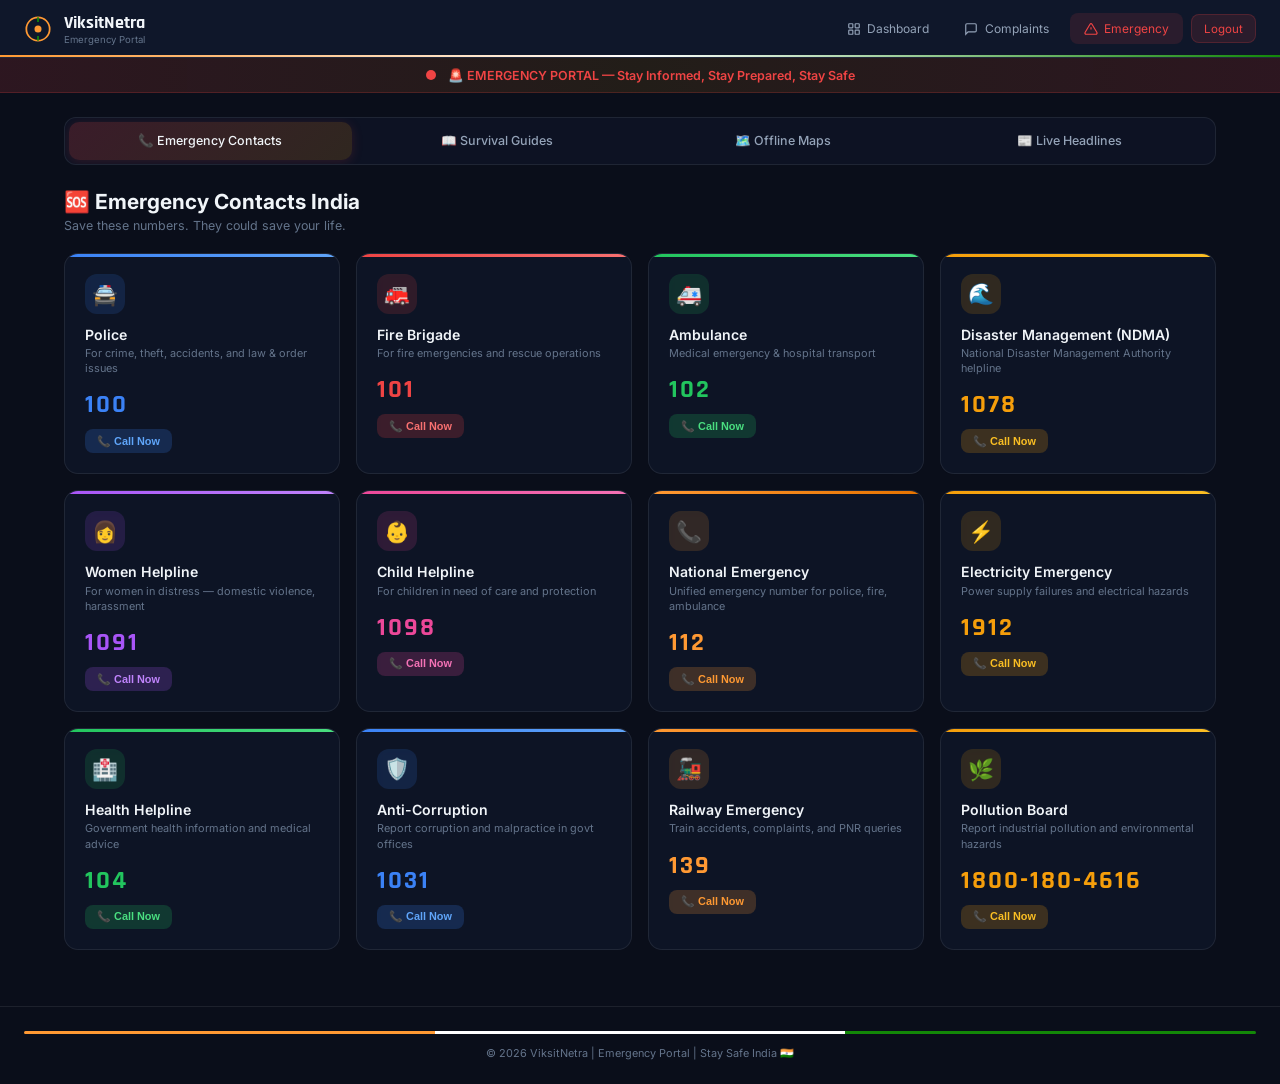
<file: emergency.html>
<!DOCTYPE html>
<html lang="en">

<head>
    <meta charset="UTF-8" />
    <meta name="viewport" content="width=device-width, initial-scale=1.0" />
    <title>ViksitNetra | Emergency Portal</title>
    <meta name="description"
        content="Emergency contacts, survival guides, offline maps, and live danger zone headlines for Indian citizens." />
    <link rel="preconnect" href="https://fonts.googleapis.com" />
    <link rel="preconnect" href="https://fonts.gstatic.com" crossorigin />
    <link
        href="https://fonts.googleapis.com/css2?family=Inter:wght@300;400;500;600;700;800;900&family=Rajdhani:wght@400;500;600;700&display=swap"
        rel="stylesheet" />
    <link rel="stylesheet" href="emergency.css" />
</head>

<body>
    <header class="top-header">
        <a href="index.html" class="header-brand">
            <svg viewBox="0 0 24 24" fill="none" width="28" height="28">
                <circle cx="12" cy="12" r="10" stroke="#FF9933" stroke-width="1.5" />
                <circle cx="12" cy="12" r="3" fill="#FF9933" />
                <line x1="12" y1="2" x2="12" y2="6" stroke="#138808" stroke-width="1.5" />
                <line x1="12" y1="18" x2="12" y2="22" stroke="#138808" stroke-width="1.5" />
            </svg>
            <div><span class="brand-name">ViksitNetra</span><span class="brand-sub">Emergency Portal</span></div>
        </a>
        <div class="header-nav">
            <a href="index.html" class="nav-link"><svg viewBox="0 0 24 24" width="14" height="14">
                    <rect x="3" y="3" width="7" height="7" rx="1" />
                    <rect x="14" y="3" width="7" height="7" rx="1" />
                    <rect x="3" y="14" width="7" height="7" rx="1" />
                    <rect x="14" y="14" width="7" height="7" rx="1" />
                </svg><span>Dashboard</span></a>
            <a href="complaints.html" class="nav-link"><svg viewBox="0 0 24 24" width="14" height="14">
                    <path d="M21 15a2 2 0 01-2 2H7l-4 4V5a2 2 0 012-2h14a2 2 0 012 2z" />
                </svg><span>Complaints</span></a>
            <a href="emergency.html" class="nav-link active"><svg viewBox="0 0 24 24" width="14" height="14">
                    <path d="M10.29 3.86L1.82 18a2 2 0 001.71 3h16.94a2 2 0 001.71-3L13.71 3.86a2 2 0 00-3.42 0z" />
                    <line x1="12" y1="9" x2="12" y2="13" />
                    <line x1="12" y1="17" x2="12.01" y2="17" />
                </svg><span>Emergency</span></a>
            <button class="logout-btn"
                onclick="sessionStorage.removeItem('bharatjnana_session');location.href='login.html'">Logout</button>
        </div>
    </header>

    <div class="emergency-banner" id="emergencyBanner">
        <div class="banner-pulse"></div>
        <span>🚨 EMERGENCY PORTAL — Stay Informed, Stay Prepared, Stay Safe</span>
    </div>

    <div class="main-wrapper">
        <!-- Tab Navigation -->
        <div class="em-tabs" id="emTabs">
            <button class="em-tab active" onclick="switchEmTab('contacts')">📞 Emergency Contacts</button>
            <button class="em-tab" onclick="switchEmTab('guides')">📖 Survival Guides</button>
            <button class="em-tab" onclick="switchEmTab('maps')">🗺️ Offline Maps</button>
            <button class="em-tab" onclick="switchEmTab('news')">📰 Live Headlines</button>
        </div>

        <!-- TAB 1: Emergency Contacts -->
        <section class="em-section active" id="sec-contacts">
            <h2 class="section-title">🆘 Emergency Contacts India</h2>
            <p class="section-desc">Save these numbers. They could save your life.</p>
            <div class="contacts-grid" id="contactsGrid"></div>
        </section>

        <!-- TAB 2: Survival Guides -->
        <section class="em-section" id="sec-guides">
            <h2 class="section-title">📖 Emergency Survival Guides</h2>
            <p class="section-desc">Click on any scenario to view the step-by-step survival guide.</p>
            <div class="guides-grid" id="guidesGrid"></div>
            <div class="guide-detail-modal" id="guideModal">
                <div class="guide-detail-card">
                    <button class="guide-close" onclick="closeGuide()">&times;</button>
                    <div id="guideContent"></div>
                </div>
            </div>
        </section>

        <!-- TAB 3: Offline Maps -->
        <section class="em-section" id="sec-maps">
            <h2 class="section-title">🗺️ Offline Emergency Maps</h2>
            <p class="section-desc">Key locations for shelters, hospitals, and safe zones across India. Save or
                screenshot these for offline use.</p>
            <div class="maps-grid" id="mapsGrid"></div>
        </section>

        <!-- TAB 4: Live News Headlines -->
        <section class="em-section" id="sec-news">
            <h2 class="section-title">📰 Live Emergency Headlines</h2>
            <p class="section-desc">Real-time news related to calamities, wars, emergencies, and danger zones in India.
            </p>
            <div class="news-filters">
                <button class="news-filter active" onclick="filterNews(this,'all')">All</button>
                <button class="news-filter" onclick="filterNews(this,'disaster')">🌊 Disasters</button>
                <button class="news-filter" onclick="filterNews(this,'war')">⚔️ Conflict</button>
                <button class="news-filter" onclick="filterNews(this,'emergency')">🚨 Emergency</button>
            </div>
            <div class="news-ticker" id="newsTicker">
                <div class="ticker-loading">
                    <div class="spinner"></div> Fetching live headlines...
                </div>
            </div>
            <div class="news-grid" id="newsGrid">
                <div class="news-loading">
                    <div class="spinner"></div>
                    <p>Loading emergency headlines from NewsData API...</p>
                </div>
            </div>
        </section>
    </div>

    <footer class="em-footer">
        <div class="tricolor-line"><span></span><span></span><span></span></div>
        <p>&copy; 2026 ViksitNetra | Emergency Portal | Stay Safe India 🇮🇳</p>
    </footer>

    <script src="emergency.js"></script>
</body>

</html>
</file>
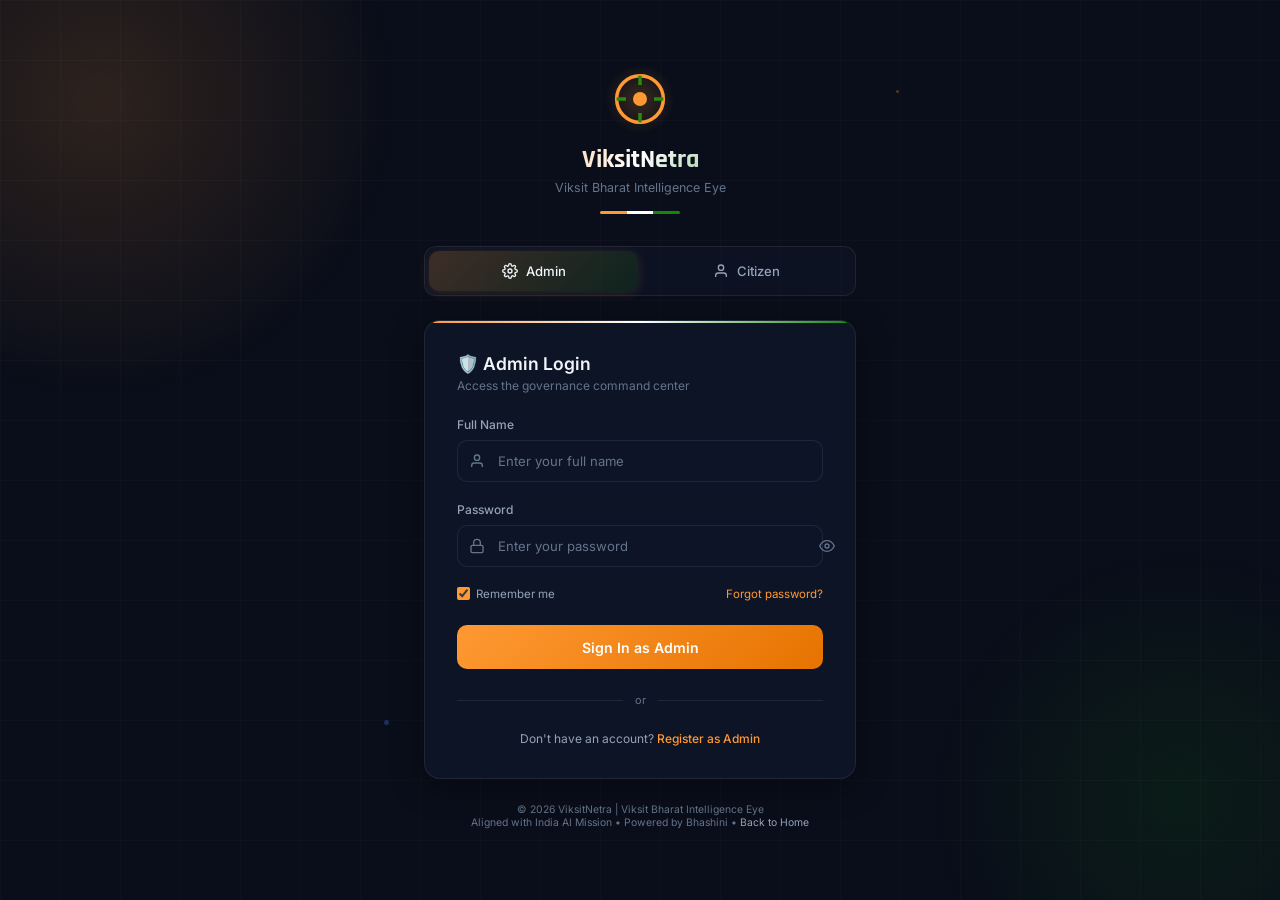
<file: login.html>
<!DOCTYPE html>
<html lang="en">

<head>
    <meta charset="UTF-8" />
    <meta name="viewport" content="width=device-width, initial-scale=1.0" />
    <title>ViksitNetra | Login</title>
    <meta name="description" content="Login to ViksitNetra — India's sovereign AI-powered governance platform." />
    <link rel="preconnect" href="https://fonts.googleapis.com" />
    <link rel="preconnect" href="https://fonts.gstatic.com" crossorigin />
    <link
        href="https://fonts.googleapis.com/css2?family=Inter:wght@300;400;500;600;700;800;900&family=Rajdhani:wght@400;500;600;700&display=swap"
        rel="stylesheet" />
    <style>
        *,
        *::before,
        *::after {
            box-sizing: border-box;
            margin: 0;
            padding: 0;
        }

        :root {
            --saffron: #FF9933;
            --green: #138808;
            --navy: #000080;
            --bg-dark: #0a0e1a;
            --card-bg: rgba(15, 23, 42, 0.75);
            --border-color: rgba(255, 255, 255, 0.08);
            --text-primary: #f1f5f9;
            --text-secondary: #94a3b8;
            --text-muted: #64748b;
        }

        body {
            font-family: 'Inter', sans-serif;
            background: var(--bg-dark);
            color: var(--text-primary);
            min-height: 100vh;
            display: flex;
            align-items: center;
            justify-content: center;
            overflow: hidden;
            position: relative;
        }

        /* Animated background */
        .bg-animation {
            position: fixed;
            top: 0;
            left: 0;
            right: 0;
            bottom: 0;
            z-index: 0;
            overflow: hidden;
        }

        .bg-animation::before {
            content: '';
            position: absolute;
            width: 600px;
            height: 600px;
            background: radial-gradient(circle, rgba(255, 153, 51, 0.15) 0%, transparent 70%);
            top: -200px;
            left: -200px;
            animation: float1 12s ease-in-out infinite;
        }

        .bg-animation::after {
            content: '';
            position: absolute;
            width: 500px;
            height: 500px;
            background: radial-gradient(circle, rgba(19, 136, 8, 0.12) 0%, transparent 70%);
            bottom: -150px;
            right: -150px;
            animation: float2 15s ease-in-out infinite;
        }

        @keyframes float1 {

            0%,
            100% {
                transform: translate(0, 0);
            }

            50% {
                transform: translate(80px, 60px);
            }
        }

        @keyframes float2 {

            0%,
            100% {
                transform: translate(0, 0);
            }

            50% {
                transform: translate(-60px, -80px);
            }
        }

        .grid-overlay {
            position: fixed;
            top: 0;
            left: 0;
            right: 0;
            bottom: 0;
            background-image:
                linear-gradient(rgba(255, 255, 255, 0.02) 1px, transparent 1px),
                linear-gradient(90deg, rgba(255, 255, 255, 0.02) 1px, transparent 1px);
            background-size: 60px 60px;
            z-index: 0;
        }

        /* Floating particles */
        .particle {
            position: fixed;
            border-radius: 50%;
            pointer-events: none;
            z-index: 0;
        }

        .particle:nth-child(1) {
            width: 4px;
            height: 4px;
            background: rgba(255, 153, 51, 0.4);
            top: 20%;
            left: 15%;
            animation: drift 8s ease-in-out infinite;
        }

        .particle:nth-child(2) {
            width: 3px;
            height: 3px;
            background: rgba(19, 136, 8, 0.4);
            top: 60%;
            left: 80%;
            animation: drift 10s ease-in-out infinite 1s;
        }

        .particle:nth-child(3) {
            width: 5px;
            height: 5px;
            background: rgba(59, 130, 246, 0.3);
            top: 80%;
            left: 30%;
            animation: drift 12s ease-in-out infinite 2s;
        }

        .particle:nth-child(4) {
            width: 3px;
            height: 3px;
            background: rgba(255, 153, 51, 0.3);
            top: 10%;
            left: 70%;
            animation: drift 9s ease-in-out infinite 3s;
        }

        .particle:nth-child(5) {
            width: 4px;
            height: 4px;
            background: rgba(139, 92, 246, 0.3);
            top: 45%;
            left: 50%;
            animation: drift 11s ease-in-out infinite 4s;
        }

        @keyframes drift {

            0%,
            100% {
                transform: translate(0, 0) scale(1);
                opacity: 0.6;
            }

            25% {
                transform: translate(30px, -20px) scale(1.2);
                opacity: 1;
            }

            50% {
                transform: translate(-20px, 30px) scale(0.8);
                opacity: 0.4;
            }

            75% {
                transform: translate(15px, 15px) scale(1.1);
                opacity: 0.8;
            }
        }

        /* Main container */
        .login-container {
            position: relative;
            z-index: 1;
            width: 100%;
            max-width: 480px;
            padding: 1.5rem;
        }

        /* Logo area */
        .login-brand {
            text-align: center;
            margin-bottom: 2rem;
        }

        .login-brand .logo-icon {
            width: 56px;
            height: 56px;
            margin: 0 auto 1rem;
            position: relative;
        }

        .login-brand .logo-icon svg {
            width: 100%;
            height: 100%;
        }

        .login-brand .logo-icon::after {
            content: '';
            position: absolute;
            inset: -8px;
            border-radius: 50%;
            background: radial-gradient(circle, rgba(255, 153, 51, 0.2) 0%, transparent 70%);
            animation: logoPulse 3s ease-in-out infinite;
        }

        @keyframes logoPulse {

            0%,
            100% {
                transform: scale(1);
                opacity: 0.5;
            }

            50% {
                transform: scale(1.2);
                opacity: 1;
            }
        }

        .login-brand h1 {
            font-family: 'Rajdhani', sans-serif;
            font-size: 1.6rem;
            font-weight: 700;
            background: linear-gradient(135deg, #FF9933, #fff, #138808);
            -webkit-background-clip: text;
            -webkit-text-fill-color: transparent;
            background-clip: text;
        }

        .login-brand p {
            font-size: 0.78rem;
            color: var(--text-muted);
            margin-top: 0.25rem;
        }

        .tricolor-bar {
            display: flex;
            height: 3px;
            border-radius: 2px;
            overflow: hidden;
            margin: 1rem auto;
            width: 80px;
        }

        .tricolor-bar span {
            flex: 1;
        }

        .tricolor-bar span:nth-child(1) {
            background: #FF9933;
        }

        .tricolor-bar span:nth-child(2) {
            background: #fff;
        }

        .tricolor-bar span:nth-child(3) {
            background: #138808;
        }

        /* Tab switcher */
        .login-tabs {
            display: flex;
            gap: 4px;
            background: rgba(15, 23, 42, 0.6);
            border-radius: 12px;
            padding: 4px;
            margin-bottom: 1.5rem;
            border: 1px solid var(--border-color);
        }

        .login-tab {
            flex: 1;
            padding: 0.75rem 1rem;
            border: none;
            background: transparent;
            color: var(--text-secondary);
            font-family: 'Inter', sans-serif;
            font-size: 0.82rem;
            font-weight: 500;
            border-radius: 10px;
            cursor: pointer;
            transition: all 0.3s cubic-bezier(0.4, 0, 0.2, 1);
            display: flex;
            align-items: center;
            justify-content: center;
            gap: 0.5rem;
        }

        .login-tab svg {
            width: 16px;
            height: 16px;
            stroke: currentColor;
            fill: none;
            stroke-width: 2;
        }

        .login-tab.active {
            background: linear-gradient(135deg, rgba(255, 153, 51, 0.2), rgba(19, 136, 8, 0.15));
            color: var(--text-primary);
            box-shadow: 0 2px 12px rgba(255, 153, 51, 0.15);
        }

        .login-tab:hover:not(.active) {
            background: rgba(255, 255, 255, 0.04);
            color: var(--text-primary);
        }

        /* Login card */
        .login-card {
            background: var(--card-bg);
            backdrop-filter: blur(24px);
            -webkit-backdrop-filter: blur(24px);
            border: 1px solid var(--border-color);
            border-radius: 16px;
            padding: 2rem;
            box-shadow: 0 8px 32px rgba(0, 0, 0, 0.4);
            position: relative;
            overflow: hidden;
        }

        .login-card::before {
            content: '';
            position: absolute;
            top: 0;
            left: 0;
            right: 0;
            height: 2px;
            background: linear-gradient(90deg, #FF9933, #fff, #138808);
        }

        /* Form panel */
        .form-panel {
            display: none;
        }

        .form-panel.active {
            display: block;
            animation: fadeIn 0.4s ease;
        }

        @keyframes fadeIn {
            from {
                opacity: 0;
                transform: translateY(10px);
            }

            to {
                opacity: 1;
                transform: translateY(0);
            }
        }

        .form-panel h2 {
            font-size: 1.1rem;
            font-weight: 600;
            margin-bottom: 0.25rem;
        }

        .form-panel .form-subtitle {
            font-size: 0.75rem;
            color: var(--text-muted);
            margin-bottom: 1.5rem;
        }

        .form-group {
            margin-bottom: 1.25rem;
        }

        .form-group label {
            display: block;
            font-size: 0.75rem;
            font-weight: 500;
            color: var(--text-secondary);
            margin-bottom: 0.5rem;
        }

        .input-wrapper {
            position: relative;
        }

        .input-wrapper svg {
            position: absolute;
            left: 12px;
            top: 50%;
            transform: translateY(-50%);
            width: 16px;
            height: 16px;
            stroke: var(--text-muted);
            fill: none;
            stroke-width: 2;
            pointer-events: none;
        }

        .form-input {
            width: 100%;
            padding: 0.75rem 0.75rem 0.75rem 2.5rem;
            background: rgba(15, 23, 42, 0.6);
            border: 1px solid var(--border-color);
            border-radius: 10px;
            color: var(--text-primary);
            font-family: 'Inter', sans-serif;
            font-size: 0.82rem;
            transition: all 0.3s;
            outline: none;
        }

        .form-input:focus {
            border-color: rgba(255, 153, 51, 0.5);
            box-shadow: 0 0 0 3px rgba(255, 153, 51, 0.1);
        }

        .form-input::placeholder {
            color: var(--text-muted);
        }

        .password-toggle {
            position: absolute;
            right: 12px;
            top: 50%;
            transform: translateY(-50%);
            background: none;
            border: none;
            color: var(--text-muted);
            cursor: pointer;
            padding: 2px;
        }

        .password-toggle svg {
            width: 16px;
            height: 16px;
            stroke: currentColor;
            fill: none;
            stroke-width: 2;
        }

        .form-options {
            display: flex;
            justify-content: space-between;
            align-items: center;
            margin-bottom: 1.5rem;
            font-size: 0.72rem;
        }

        .form-options label {
            display: flex;
            align-items: center;
            gap: 0.4rem;
            color: var(--text-secondary);
            cursor: pointer;
        }

        .form-options label input {
            accent-color: #FF9933;
        }

        .form-options a {
            color: var(--saffron);
            text-decoration: none;
        }

        .form-options a:hover {
            text-decoration: underline;
        }

        .login-btn {
            width: 100%;
            padding: 0.85rem;
            border: none;
            border-radius: 10px;
            font-family: 'Inter', sans-serif;
            font-size: 0.88rem;
            font-weight: 600;
            cursor: pointer;
            display: flex;
            align-items: center;
            justify-content: center;
            gap: 0.5rem;
            transition: all 0.3s cubic-bezier(0.4, 0, 0.2, 1);
            position: relative;
            overflow: hidden;
        }

        .login-btn svg {
            width: 16px;
            height: 16px;
            stroke: currentColor;
            fill: none;
            stroke-width: 2;
        }

        .login-btn.admin-btn {
            background: linear-gradient(135deg, #FF9933, #e67300);
            color: #fff;
        }

        .login-btn.admin-btn:hover {
            transform: translateY(-2px);
            box-shadow: 0 6px 24px rgba(255, 153, 51, 0.35);
        }

        .login-btn.citizen-btn {
            background: linear-gradient(135deg, #138808, #0d6b06);
            color: #fff;
        }

        .login-btn.citizen-btn:hover {
            transform: translateY(-2px);
            box-shadow: 0 6px 24px rgba(19, 136, 8, 0.35);
        }

        .login-btn:active {
            transform: translateY(0);
        }

        .login-btn .btn-loader {
            display: none;
            width: 18px;
            height: 18px;
            border: 2px solid rgba(255, 255, 255, 0.3);
            border-top-color: #fff;
            border-radius: 50%;
            animation: spin 0.8s linear infinite;
        }

        .login-btn.loading .btn-text {
            display: none;
        }

        .login-btn.loading .btn-loader {
            display: block;
        }

        @keyframes spin {
            to {
                transform: rotate(360deg);
            }
        }

        .divider {
            display: flex;
            align-items: center;
            gap: 0.75rem;
            margin: 1.5rem 0;
            font-size: 0.68rem;
            color: var(--text-muted);
        }

        .divider::before,
        .divider::after {
            content: '';
            flex: 1;
            height: 1px;
            background: var(--border-color);
        }

        .register-link {
            text-align: center;
            font-size: 0.75rem;
            color: var(--text-secondary);
            margin-top: 1rem;
        }

        .register-link a {
            color: var(--saffron);
            text-decoration: none;
            font-weight: 500;
        }

        .register-link a:hover {
            text-decoration: underline;
        }

        /* Registration form (initially hidden) */
        .register-section {
            display: none;
        }

        .register-section.active {
            display: block;
            animation: fadeIn 0.4s ease;
        }

        /* Success toast */
        .toast-container {
            position: fixed;
            top: 1.5rem;
            right: 1.5rem;
            z-index: 9999;
        }

        .toast {
            background: var(--card-bg);
            backdrop-filter: blur(16px);
            border: 1px solid rgba(34, 197, 94, 0.3);
            border-radius: 12px;
            padding: 0.75rem 1.25rem;
            font-size: 0.78rem;
            color: var(--text-primary);
            display: flex;
            align-items: center;
            gap: 0.5rem;
            box-shadow: 0 4px 24px rgba(0, 0, 0, 0.4);
            animation: slideIn 0.4s ease, fadeOut 0.4s ease 2.5s forwards;
        }

        .toast.error {
            border-color: rgba(239, 68, 68, 0.3);
        }

        @keyframes slideIn {
            from {
                transform: translateX(100%);
                opacity: 0;
            }

            to {
                transform: translateX(0);
                opacity: 1;
            }
        }

        @keyframes fadeOut {
            to {
                transform: translateX(100%);
                opacity: 0;
            }
        }

        /* Footer */
        .login-footer {
            text-align: center;
            margin-top: 1.5rem;
            font-size: 0.65rem;
            color: var(--text-muted);
        }

        .login-footer a {
            color: var(--text-secondary);
            text-decoration: none;
        }

        /* Responsive */
        @media (max-width: 520px) {
            .login-container {
                padding: 1rem;
            }

            .login-card {
                padding: 1.25rem;
            }
        }
    </style>
</head>

<body>
    <div class="bg-animation"></div>
    <div class="grid-overlay"></div>
    <div class="particle"></div>
    <div class="particle"></div>
    <div class="particle"></div>
    <div class="particle"></div>
    <div class="particle"></div>

    <div class="toast-container" id="toastContainer"></div>

    <div class="login-container">
        <!-- Branding -->
        <div class="login-brand">
            <div class="logo-icon">
                <svg viewBox="0 0 24 24" fill="none">
                    <circle cx="12" cy="12" r="10" stroke="#FF9933" stroke-width="1.5" />
                    <circle cx="12" cy="12" r="3" fill="#FF9933" />
                    <line x1="12" y1="2" x2="12" y2="6" stroke="#138808" stroke-width="1.5" />
                    <line x1="12" y1="18" x2="12" y2="22" stroke="#138808" stroke-width="1.5" />
                    <line x1="2" y1="12" x2="6" y2="12" stroke="#138808" stroke-width="1.5" />
                    <line x1="18" y1="12" x2="22" y2="12" stroke="#138808" stroke-width="1.5" />
                </svg>
            </div>
            <h1>ViksitNetra</h1>
            <p>Viksit Bharat Intelligence Eye</p>
            <div class="tricolor-bar"><span></span><span></span><span></span></div>
        </div>

        <!-- Tab Switcher -->
        <div class="login-tabs" id="loginTabs">
            <button class="login-tab active" data-role="admin" onclick="switchLoginTab('admin')">
                <svg viewBox="0 0 24 24">
                    <circle cx="12" cy="12" r="3" />
                    <path
                        d="M19.4 15a1.65 1.65 0 00.33 1.82l.06.06a2 2 0 010 2.83 2 2 0 01-2.83 0l-.06-.06a1.65 1.65 0 00-1.82-.33 1.65 1.65 0 00-1 1.51V21a2 2 0 01-4 0v-.09A1.65 1.65 0 009 19.4a1.65 1.65 0 00-1.82.33l-.06.06a2 2 0 01-2.83-2.83l.06-.06A1.65 1.65 0 004.68 15a1.65 1.65 0 00-1.51-1H3a2 2 0 010-4h.09A1.65 1.65 0 004.6 9a1.65 1.65 0 00-.33-1.82l-.06-.06a2 2 0 012.83-2.83l.06.06A1.65 1.65 0 009 4.68a1.65 1.65 0 001-1.51V3a2 2 0 014 0v.09a1.65 1.65 0 001 1.51 1.65 1.65 0 001.82-.33l.06-.06a2 2 0 012.83 2.83l-.06.06A1.65 1.65 0 0019.4 9a1.65 1.65 0 001.51 1H21a2 2 0 010 4h-.09a1.65 1.65 0 00-1.51 1z" />
                </svg>
                Admin
            </button>
            <button class="login-tab" data-role="citizen" onclick="switchLoginTab('citizen')">
                <svg viewBox="0 0 24 24">
                    <path d="M20 21v-2a4 4 0 00-4-4H8a4 4 0 00-4 4v2" />
                    <circle cx="12" cy="7" r="4" />
                </svg>
                Citizen
            </button>
        </div>

        <!-- Login Card -->
        <div class="login-card" id="loginCard">
            <!-- Admin Login Form -->
            <div class="form-panel active" id="adminLoginPanel">
                <h2>🛡️ Admin Login</h2>
                <p class="form-subtitle">Access the governance command center</p>
                <form id="adminLoginForm" onsubmit="handleLogin(event, 'admin')">
                    <div class="form-group">
                        <label for="adminName">Full Name</label>
                        <div class="input-wrapper">
                            <svg viewBox="0 0 24 24">
                                <path d="M20 21v-2a4 4 0 00-4-4H8a4 4 0 00-4 4v2" />
                                <circle cx="12" cy="7" r="4" />
                            </svg>
                            <input type="text" id="adminName" class="form-input" placeholder="Enter your full name"
                                required />
                        </div>
                    </div>
                    <div class="form-group">
                        <label for="adminPassword">Password</label>
                        <div class="input-wrapper">
                            <svg viewBox="0 0 24 24">
                                <rect x="3" y="11" width="18" height="11" rx="2" />
                                <path d="M7 11V7a5 5 0 0110 0v4" />
                            </svg>
                            <input type="password" id="adminPassword" class="form-input"
                                placeholder="Enter your password" required minlength="4" />
                            <button type="button" class="password-toggle"
                                onclick="togglePassword('adminPassword', this)">
                                <svg viewBox="0 0 24 24">
                                    <path d="M1 12s4-8 11-8 11 8 11 8-4 8-11 8-11-8-11-8z" />
                                    <circle cx="12" cy="12" r="3" />
                                </svg>
                            </button>
                        </div>
                    </div>
                    <div class="form-options">
                        <label><input type="checkbox" checked /> Remember me</label>
                        <a href="#">Forgot password?</a>
                    </div>
                    <button type="submit" class="login-btn admin-btn" id="adminLoginBtn">
                        <span class="btn-text">Sign In as Admin</span>
                        <div class="btn-loader"></div>
                    </button>
                </form>
                <div class="divider">or</div>
                <div class="register-link">
                    Don't have an account? <a href="#" onclick="showRegister('admin')">Register as Admin</a>
                </div>
            </div>

            <!-- Citizen Login Form -->
            <div class="form-panel" id="citizenLoginPanel">
                <h2>🏛️ Citizen Login</h2>
                <p class="form-subtitle">Access citizen services & file complaints</p>
                <form id="citizenLoginForm" onsubmit="handleLogin(event, 'citizen')">
                    <div class="form-group">
                        <label for="citizenName">Full Name</label>
                        <div class="input-wrapper">
                            <svg viewBox="0 0 24 24">
                                <path d="M20 21v-2a4 4 0 00-4-4H8a4 4 0 00-4 4v2" />
                                <circle cx="12" cy="7" r="4" />
                            </svg>
                            <input type="text" id="citizenName" class="form-input" placeholder="Enter your full name"
                                required />
                        </div>
                    </div>
                    <div class="form-group">
                        <label for="citizenPassword">Password</label>
                        <div class="input-wrapper">
                            <svg viewBox="0 0 24 24">
                                <rect x="3" y="11" width="18" height="11" rx="2" />
                                <path d="M7 11V7a5 5 0 0110 0v4" />
                            </svg>
                            <input type="password" id="citizenPassword" class="form-input"
                                placeholder="Enter your password" required minlength="4" />
                            <button type="button" class="password-toggle"
                                onclick="togglePassword('citizenPassword', this)">
                                <svg viewBox="0 0 24 24">
                                    <path d="M1 12s4-8 11-8 11 8 11 8-4 8-11 8-11-8-11-8z" />
                                    <circle cx="12" cy="12" r="3" />
                                </svg>
                            </button>
                        </div>
                    </div>
                    <div class="form-options">
                        <label><input type="checkbox" checked /> Remember me</label>
                        <a href="#">Forgot password?</a>
                    </div>
                    <button type="submit" class="login-btn citizen-btn" id="citizenLoginBtn">
                        <span class="btn-text">Sign In as Citizen</span>
                        <div class="btn-loader"></div>
                    </button>
                </form>
                <div class="divider">or</div>
                <div class="register-link">
                    Don't have an account? <a href="#" onclick="showRegister('citizen')">Register as Citizen</a>
                </div>
            </div>

            <!-- Admin Register Form -->
            <div class="register-section" id="adminRegisterPanel">
                <h2>🛡️ Admin Registration</h2>
                <p class="form-subtitle">Create a new admin account</p>
                <form id="adminRegisterForm" onsubmit="handleRegister(event, 'admin')">
                    <div class="form-group">
                        <label for="regAdminName">Full Name</label>
                        <div class="input-wrapper">
                            <svg viewBox="0 0 24 24">
                                <path d="M20 21v-2a4 4 0 00-4-4H8a4 4 0 00-4 4v2" />
                                <circle cx="12" cy="7" r="4" />
                            </svg>
                            <input type="text" id="regAdminName" class="form-input" placeholder="Your full name"
                                required />
                        </div>
                    </div>
                    <div class="form-group">
                        <label for="regAdminDept">Department / Designation</label>
                        <div class="input-wrapper">
                            <svg viewBox="0 0 24 24">
                                <path d="M3 9l9-7 9 7v11a2 2 0 01-2 2H5a2 2 0 01-2-2z" />
                            </svg>
                            <input type="text" id="regAdminDept" class="form-input"
                                placeholder="e.g. District Collector, MoF" required />
                        </div>
                    </div>
                    <div class="form-group">
                        <label for="regAdminPassword">Password</label>
                        <div class="input-wrapper">
                            <svg viewBox="0 0 24 24">
                                <rect x="3" y="11" width="18" height="11" rx="2" />
                                <path d="M7 11V7a5 5 0 0110 0v4" />
                            </svg>
                            <input type="password" id="regAdminPassword" class="form-input"
                                placeholder="Create a password" required minlength="4" />
                        </div>
                    </div>
                    <button type="submit" class="login-btn admin-btn">
                        <span class="btn-text">Create Admin Account</span>
                        <div class="btn-loader"></div>
                    </button>
                </form>
                <div class="register-link" style="margin-top: 1rem;">
                    Already have an account? <a href="#" onclick="showLogin('admin')">Sign In</a>
                </div>
            </div>

            <!-- Citizen Register Form -->
            <div class="register-section" id="citizenRegisterPanel">
                <h2>🏛️ Citizen Registration</h2>
                <p class="form-subtitle">Create your citizen account</p>
                <form id="citizenRegisterForm" onsubmit="handleRegister(event, 'citizen')">
                    <div class="form-group">
                        <label for="regCitizenName">Full Name</label>
                        <div class="input-wrapper">
                            <svg viewBox="0 0 24 24">
                                <path d="M20 21v-2a4 4 0 00-4-4H8a4 4 0 00-4 4v2" />
                                <circle cx="12" cy="7" r="4" />
                            </svg>
                            <input type="text" id="regCitizenName" class="form-input" placeholder="Your full name"
                                required />
                        </div>
                    </div>
                    <div class="form-group">
                        <label for="regCitizenDistrict">District / City</label>
                        <div class="input-wrapper">
                            <svg viewBox="0 0 24 24">
                                <path d="M21 10c0 7-9 13-9 13s-9-6-9-13a9 9 0 0118 0z" />
                                <circle cx="12" cy="10" r="3" />
                            </svg>
                            <input type="text" id="regCitizenDistrict" class="form-input"
                                placeholder="e.g. Mumbai, Jaipur" required />
                        </div>
                    </div>
                    <div class="form-group">
                        <label for="regCitizenPassword">Password</label>
                        <div class="input-wrapper">
                            <svg viewBox="0 0 24 24">
                                <rect x="3" y="11" width="18" height="11" rx="2" />
                                <path d="M7 11V7a5 5 0 0110 0v4" />
                            </svg>
                            <input type="password" id="regCitizenPassword" class="form-input"
                                placeholder="Create a password" required minlength="4" />
                        </div>
                    </div>
                    <button type="submit" class="login-btn citizen-btn">
                        <span class="btn-text">Create Citizen Account</span>
                        <div class="btn-loader"></div>
                    </button>
                </form>
                <div class="register-link" style="margin-top: 1rem;">
                    Already have an account? <a href="#" onclick="showLogin('citizen')">Sign In</a>
                </div>
            </div>
        </div>

        <div class="login-footer">
            <p>&copy; 2026 ViksitNetra | Viksit Bharat Intelligence Eye</p>
            <p>Aligned with India AI Mission &bull; Powered by Bhashini &bull; <a href="index.html">Back to Home</a></p>
        </div>
    </div>

    <script>
        // ===== TAB SWITCHING =====
        function switchLoginTab(role) {
            document.querySelectorAll('.login-tab').forEach(t => t.classList.remove('active'));
            document.querySelector(`.login-tab[data-role="${role}"]`).classList.add('active');

            // Hide all panels
            document.querySelectorAll('.form-panel, .register-section').forEach(p => {
                p.classList.remove('active');
            });

            // Show the correct login panel
            document.getElementById(role + 'LoginPanel').classList.add('active');
        }

        // ===== SHOW REGISTER / LOGIN =====
        function showRegister(role) {
            document.querySelectorAll('.form-panel, .register-section').forEach(p => p.classList.remove('active'));
            document.getElementById(role + 'RegisterPanel').classList.add('active');
        }

        function showLogin(role) {
            document.querySelectorAll('.form-panel, .register-section').forEach(p => p.classList.remove('active'));
            document.getElementById(role + 'LoginPanel').classList.add('active');
        }

        // ===== PASSWORD TOGGLE =====
        function togglePassword(inputId, btn) {
            const input = document.getElementById(inputId);
            if (input.type === 'password') {
                input.type = 'text';
                btn.innerHTML = '<svg viewBox="0 0 24 24"><path d="M17.94 17.94A10.07 10.07 0 0112 20c-7 0-11-8-11-8a18.45 18.45 0 015.06-5.94M9.9 4.24A9.12 9.12 0 0112 4c7 0 11 8 11 8a18.5 18.5 0 01-2.16 3.19m-6.72-1.07a3 3 0 01-4.24-4.24" /><line x1="1" y1="1" x2="23" y2="23" /></svg>';
            } else {
                input.type = 'password';
                btn.innerHTML = '<svg viewBox="0 0 24 24"><path d="M1 12s4-8 11-8 11 8 11 8-4 8-11 8-11-8-11-8z" /><circle cx="12" cy="12" r="3" /></svg>';
            }
        }

        // ===== TOAST =====
        function showToast(message, type = 'success') {
            const container = document.getElementById('toastContainer');
            const toast = document.createElement('div');
            toast.className = 'toast' + (type === 'error' ? ' error' : '');
            toast.innerHTML = `${type === 'error' ? '❌' : '✅'} ${message}`;
            container.appendChild(toast);
            setTimeout(() => toast.remove(), 3000);
        }

        // ===== STORAGE HELPERS =====
        function getUsers() {
            return JSON.parse(localStorage.getItem('bharatjnana_users') || '[]');
        }

        function saveUsers(users) {
            localStorage.setItem('bharatjnana_users', JSON.stringify(users));
        }

        function setSession(user) {
            sessionStorage.setItem('bharatjnana_session', JSON.stringify(user));
        }

        // ===== HANDLE REGISTRATION =====
        function handleRegister(e, role) {
            e.preventDefault();
            const prefix = role === 'admin' ? 'regAdmin' : 'regCitizen';
            const name = document.getElementById(prefix + 'Name').value.trim();
            const password = document.getElementById(prefix + 'Password').value;
            const extra = role === 'admin'
                ? document.getElementById('regAdminDept').value.trim()
                : document.getElementById('regCitizenDistrict').value.trim();

            const users = getUsers();
            // Check if user exists
            const exists = users.find(u => u.name.toLowerCase() === name.toLowerCase() && u.role === role);
            if (exists) {
                showToast('An account with this name already exists!', 'error');
                return;
            }

            const newUser = {
                id: Date.now(),
                name,
                password,
                role,
                extra,
                createdAt: new Date().toISOString()
            };

            users.push(newUser);
            saveUsers(users);

            showToast(`${role === 'admin' ? 'Admin' : 'Citizen'} account created successfully!`);

            // Switch back to login
            setTimeout(() => showLogin(role), 1000);
        }

        // ===== HANDLE LOGIN =====
        function handleLogin(e, role) {
            e.preventDefault();
            const btn = document.getElementById(role + 'LoginBtn');
            btn.classList.add('loading');

            const name = document.getElementById(role + 'Name').value.trim();
            const password = document.getElementById(role + 'Password').value;

            setTimeout(() => {
                const users = getUsers();
                const user = users.find(u =>
                    u.name.toLowerCase() === name.toLowerCase() &&
                    u.password === password &&
                    u.role === role
                );

                if (user) {
                    setSession(user);
                    showToast(`Welcome back, ${user.name}!`);
                    setTimeout(() => {
                        if (role === 'admin') {
                            window.location.href = 'index.html';
                        } else {
                            window.location.href = 'complaints.html';
                        }
                    }, 800);
                } else {
                    // Auto-register if no user found (for demo convenience)
                    const newUser = {
                        id: Date.now(),
                        name,
                        password,
                        role,
                        extra: role === 'admin' ? 'Government Official' : 'Citizen',
                        createdAt: new Date().toISOString()
                    };
                    users.push(newUser);
                    saveUsers(users);
                    setSession(newUser);
                    showToast(`Account created & logged in as ${name}!`);
                    setTimeout(() => {
                        if (role === 'admin') {
                            window.location.href = 'index.html';
                        } else {
                            window.location.href = 'complaints.html';
                        }
                    }, 800);
                }

                btn.classList.remove('loading');
            }, 1200);
        }

        // ===== CHECK SESSION ON LOAD =====
        (function () {
            const session = sessionStorage.getItem('bharatjnana_session');
            if (session) {
                const user = JSON.parse(session);
                // Already logged in
            }
        })();
    </script>
</body>

</html>
</file>
<file: emergency.css>
*,
*::before,
*::after {
    box-sizing: border-box;
    margin: 0;
    padding: 0
}

:root {
    --saffron: #FF9933;
    --green: #138808;
    --bg-dark: #0a0e1a;
    --bg-surface: #0f172a;
    --card-bg: rgba(15, 23, 42, 0.75);
    --border-color: rgba(255, 255, 255, 0.08);
    --text-primary: #f1f5f9;
    --text-secondary: #94a3b8;
    --text-muted: #64748b;
    --red: #ef4444;
    --amber: #f59e0b;
    --blue: #3b82f6
}

body {
    font-family: 'Inter', sans-serif;
    background: var(--bg-dark);
    color: var(--text-primary);
    min-height: 100vh
}

/* Header */
.top-header {
    background: var(--bg-surface);
    border-bottom: 1px solid var(--border-color);
    padding: .75rem 1.5rem;
    display: flex;
    align-items: center;
    justify-content: space-between;
    position: sticky;
    top: 0;
    z-index: 100;
    backdrop-filter: blur(16px)
}

.top-header::after {
    content: '';
    position: absolute;
    bottom: 0;
    left: 0;
    right: 0;
    height: 2px;
    background: linear-gradient(90deg, #FF9933, #fff, #138808)
}

.header-brand {
    display: flex;
    align-items: center;
    gap: .75rem;
    text-decoration: none;
    color: var(--text-primary)
}

.header-brand .brand-name {
    font-family: 'Rajdhani', sans-serif;
    font-size: 1.1rem;
    font-weight: 700
}

.header-brand .brand-sub {
    font-size: .6rem;
    color: var(--text-muted);
    display: block
}

.header-nav {
    display: flex;
    align-items: center;
    gap: .5rem
}

.nav-link {
    padding: .5rem .85rem;
    border-radius: 8px;
    font-size: .75rem;
    color: var(--text-secondary);
    text-decoration: none;
    transition: all .2s;
    display: flex;
    align-items: center;
    gap: .4rem
}

.nav-link svg {
    stroke: currentColor;
    fill: none;
    stroke-width: 2
}

.nav-link:hover {
    background: rgba(255, 255, 255, .05);
    color: var(--text-primary)
}

.nav-link.active {
    background: rgba(239, 68, 68, .12);
    color: var(--red)
}

.logout-btn {
    padding: .4rem .75rem;
    background: rgba(239, 68, 68, .12);
    border: 1px solid rgba(239, 68, 68, .2);
    border-radius: 8px;
    color: #ef4444;
    font-family: 'Inter', sans-serif;
    font-size: .72rem;
    cursor: pointer;
    transition: all .2s
}

.logout-btn:hover {
    background: rgba(239, 68, 68, .2)
}

/* Emergency Banner */
.emergency-banner {
    background: linear-gradient(90deg, rgba(239, 68, 68, .15), rgba(245, 158, 11, .1), rgba(239, 68, 68, .15));
    border-bottom: 1px solid rgba(239, 68, 68, .2);
    padding: .6rem 1.5rem;
    text-align: center;
    font-size: .78rem;
    font-weight: 600;
    color: #ef4444;
    display: flex;
    align-items: center;
    justify-content: center;
    gap: .75rem;
    position: relative;
    overflow: hidden
}

.banner-pulse {
    width: 10px;
    height: 10px;
    border-radius: 50%;
    background: #ef4444;
    animation: pulse 2s infinite
}

@keyframes pulse {

    0%,
    100% {
        box-shadow: 0 0 0 0 rgba(239, 68, 68, .6)
    }

    70% {
        box-shadow: 0 0 0 12px rgba(239, 68, 68, 0)
    }
}

.main-wrapper {
    max-width: 1200px;
    margin: 0 auto;
    padding: 1.5rem
}

/* Tabs */
.em-tabs {
    display: flex;
    gap: 4px;
    background: rgba(15, 23, 42, .6);
    border-radius: 12px;
    padding: 4px;
    margin-bottom: 1.5rem;
    border: 1px solid var(--border-color);
    overflow-x: auto
}

.em-tab {
    flex: 1;
    padding: .7rem .75rem;
    border: none;
    background: transparent;
    color: var(--text-secondary);
    font-family: 'Inter', sans-serif;
    font-size: .78rem;
    font-weight: 500;
    border-radius: 10px;
    cursor: pointer;
    transition: all .3s;
    white-space: nowrap
}

.em-tab.active {
    background: linear-gradient(135deg, rgba(239, 68, 68, .2), rgba(245, 158, 11, .15));
    color: var(--text-primary);
    box-shadow: 0 2px 12px rgba(239, 68, 68, .15)
}

.em-tab:hover:not(.active) {
    background: rgba(255, 255, 255, .04);
    color: var(--text-primary)
}

/* Sections */
.em-section {
    display: none;
    animation: fadeIn .4s ease
}

.em-section.active {
    display: block
}

@keyframes fadeIn {
    from {
        opacity: 0;
        transform: translateY(10px)
    }

    to {
        opacity: 1;
        transform: translateY(0)
    }
}

.section-title {
    font-size: 1.3rem;
    font-weight: 700;
    margin-bottom: .25rem
}

.section-desc {
    font-size: .78rem;
    color: var(--text-muted);
    margin-bottom: 1.25rem
}

/* Contacts Grid */
.contacts-grid {
    display: grid;
    grid-template-columns: repeat(auto-fill, minmax(260px, 1fr));
    gap: 1rem
}

.contact-card {
    background: var(--card-bg);
    backdrop-filter: blur(16px);
    border: 1px solid var(--border-color);
    border-radius: 14px;
    padding: 1.25rem;
    transition: all .3s;
    position: relative;
    overflow: hidden;
    cursor: pointer
}

.contact-card::before {
    content: '';
    position: absolute;
    top: 0;
    left: 0;
    right: 0;
    height: 3px
}

.contact-card.police::before {
    background: linear-gradient(90deg, #3b82f6, #60a5fa)
}

.contact-card.fire::before {
    background: linear-gradient(90deg, #ef4444, #f87171)
}

.contact-card.ambulance::before {
    background: linear-gradient(90deg, #22c55e, #4ade80)
}

.contact-card.disaster::before {
    background: linear-gradient(90deg, #f59e0b, #fbbf24)
}

.contact-card.women::before {
    background: linear-gradient(90deg, #a855f7, #c084fc)
}

.contact-card.child::before {
    background: linear-gradient(90deg, #ec4899, #f472b6)
}

.contact-card.general::before {
    background: linear-gradient(90deg, #FF9933, #e67300)
}

.contact-card:hover {
    transform: translateY(-3px);
    box-shadow: 0 8px 24px rgba(0, 0, 0, .3);
    border-color: rgba(255, 255, 255, .12)
}

.contact-icon {
    width: 40px;
    height: 40px;
    border-radius: 12px;
    display: flex;
    align-items: center;
    justify-content: center;
    font-size: 1.3rem;
    margin-bottom: .75rem
}

.contact-card.police .contact-icon {
    background: rgba(59, 130, 246, .15)
}

.contact-card.fire .contact-icon {
    background: rgba(239, 68, 68, .15)
}

.contact-card.ambulance .contact-icon {
    background: rgba(34, 197, 94, .15)
}

.contact-card.disaster .contact-icon {
    background: rgba(245, 158, 11, .15)
}

.contact-card.women .contact-icon {
    background: rgba(168, 85, 247, .15)
}

.contact-card.child .contact-icon {
    background: rgba(236, 72, 153, .15)
}

.contact-card.general .contact-icon {
    background: rgba(255, 153, 51, .15)
}

.contact-name {
    font-size: .88rem;
    font-weight: 600;
    margin-bottom: .2rem
}

.contact-desc {
    font-size: .68rem;
    color: var(--text-muted);
    margin-bottom: .75rem;
    line-height: 1.4
}

.contact-number {
    font-family: 'Rajdhani', sans-serif;
    font-size: 1.6rem;
    font-weight: 700;
    letter-spacing: 2px
}

.contact-card.police .contact-number {
    color: #3b82f6
}

.contact-card.fire .contact-number {
    color: #ef4444
}

.contact-card.ambulance .contact-number {
    color: #22c55e
}

.contact-card.disaster .contact-number {
    color: #f59e0b
}

.contact-card.women .contact-number {
    color: #a855f7
}

.contact-card.child .contact-number {
    color: #ec4899
}

.contact-card.general .contact-number {
    color: #FF9933
}

.contact-call {
    display: inline-flex;
    align-items: center;
    gap: .35rem;
    margin-top: .5rem;
    padding: .35rem .75rem;
    border-radius: 8px;
    font-size: .68rem;
    font-weight: 600;
    border: none;
    cursor: pointer;
    transition: all .2s;
    color: #fff
}

.contact-card.police .contact-call {
    background: rgba(59, 130, 246, .2);
    color: #60a5fa
}

.contact-card.fire .contact-call {
    background: rgba(239, 68, 68, .2);
    color: #f87171
}

.contact-card.ambulance .contact-call {
    background: rgba(34, 197, 94, .2);
    color: #4ade80
}

.contact-card.disaster .contact-call {
    background: rgba(245, 158, 11, .2);
    color: #fbbf24
}

.contact-card.women .contact-call {
    background: rgba(168, 85, 247, .2);
    color: #c084fc
}

.contact-card.child .contact-call {
    background: rgba(236, 72, 153, .2);
    color: #f472b6
}

.contact-card.general .contact-call {
    background: rgba(255, 153, 51, .2);
    color: #FF9933
}

/* Guides Grid */
.guides-grid {
    display: grid;
    grid-template-columns: repeat(auto-fill, minmax(220px, 1fr));
    gap: 1rem
}

.guide-card {
    background: var(--card-bg);
    backdrop-filter: blur(16px);
    border: 1px solid var(--border-color);
    border-radius: 14px;
    padding: 1.25rem;
    cursor: pointer;
    transition: all .3s;
    text-align: center
}

.guide-card:hover {
    transform: translateY(-4px);
    box-shadow: 0 8px 24px rgba(0, 0, 0, .3);
    border-color: rgba(255, 153, 51, .3)
}

.guide-emoji {
    font-size: 2.5rem;
    margin-bottom: .75rem;
    display: block
}

.guide-title {
    font-size: .88rem;
    font-weight: 600;
    margin-bottom: .3rem
}

.guide-desc {
    font-size: .68rem;
    color: var(--text-muted);
    line-height: 1.4
}

.guide-detail-modal {
    display: none;
    position: fixed;
    inset: 0;
    background: rgba(0, 0, 0, .8);
    z-index: 9999;
    align-items: center;
    justify-content: center;
    padding: 1.5rem
}

.guide-detail-modal.show {
    display: flex
}

.guide-detail-card {
    background: var(--bg-surface);
    border: 1px solid var(--border-color);
    border-radius: 16px;
    padding: 2rem;
    max-width: 700px;
    width: 100%;
    max-height: 85vh;
    overflow-y: auto;
    position: relative
}

.guide-close {
    position: absolute;
    top: 1rem;
    right: 1rem;
    width: 32px;
    height: 32px;
    background: rgba(255, 255, 255, .1);
    border: none;
    border-radius: 50%;
    color: #fff;
    font-size: 1.2rem;
    cursor: pointer
}

.guide-detail-card h2 {
    font-size: 1.2rem;
    margin-bottom: .5rem
}

.guide-detail-card h3 {
    font-size: .95rem;
    color: var(--saffron);
    margin: 1rem 0 .5rem
}

.guide-detail-card .step {
    background: rgba(255, 153, 51, .05);
    border: 1px solid rgba(255, 153, 51, .1);
    border-radius: 10px;
    padding: .85rem;
    margin-bottom: .5rem;
    font-size: .8rem;
    line-height: 1.6;
    color: var(--text-secondary)
}

.guide-detail-card .step strong {
    color: var(--text-primary)
}

.guide-detail-card .warning-box {
    background: rgba(239, 68, 68, .08);
    border: 1px solid rgba(239, 68, 68, .2);
    border-radius: 10px;
    padding: .85rem;
    margin: .75rem 0;
    font-size: .78rem;
    color: #f87171
}

/* Maps Grid */
.maps-grid {
    display: grid;
    grid-template-columns: repeat(auto-fill, minmax(300px, 1fr));
    gap: 1rem
}

.map-card {
    background: var(--card-bg);
    backdrop-filter: blur(16px);
    border: 1px solid var(--border-color);
    border-radius: 14px;
    overflow: hidden;
    transition: all .3s
}

.map-card:hover {
    transform: translateY(-3px);
    box-shadow: 0 8px 24px rgba(0, 0, 0, .3)
}

.map-preview {
    width: 100%;
    height: 180px;
    background: var(--bg-surface);
    display: flex;
    align-items: center;
    justify-content: center;
    position: relative;
    overflow: hidden
}

.map-preview iframe {
    width: 100%;
    height: 100%;
    border: none
}

.map-info {
    padding: 1rem
}

.map-info h3 {
    font-size: .88rem;
    font-weight: 600;
    margin-bottom: .25rem
}

.map-info p {
    font-size: .7rem;
    color: var(--text-muted);
    margin-bottom: .5rem
}

.map-save-btn {
    display: inline-flex;
    align-items: center;
    gap: .3rem;
    padding: .35rem .65rem;
    background: rgba(59, 130, 246, .15);
    border: 1px solid rgba(59, 130, 246, .2);
    border-radius: 8px;
    color: #60a5fa;
    font-size: .68rem;
    font-weight: 500;
    cursor: pointer;
    transition: all .2s;
    font-family: 'Inter', sans-serif
}

.map-save-btn:hover {
    background: rgba(59, 130, 246, .25)
}

/* News */
.news-filters {
    display: flex;
    gap: .35rem;
    margin-bottom: 1rem;
    flex-wrap: wrap
}

.news-filter {
    padding: .45rem .85rem;
    border: 1px solid var(--border-color);
    border-radius: 20px;
    background: transparent;
    color: var(--text-secondary);
    font-family: 'Inter', sans-serif;
    font-size: .72rem;
    cursor: pointer;
    transition: all .2s
}

.news-filter.active {
    background: rgba(239, 68, 68, .15);
    border-color: rgba(239, 68, 68, .3);
    color: #ef4444
}

.news-filter:hover:not(.active) {
    background: rgba(255, 255, 255, .04)
}

.news-ticker {
    background: linear-gradient(90deg, rgba(239, 68, 68, .08), rgba(245, 158, 11, .05));
    border: 1px solid rgba(239, 68, 68, .15);
    border-radius: 10px;
    padding: .6rem 1rem;
    margin-bottom: 1.25rem;
    font-size: .75rem;
    color: var(--text-secondary);
    overflow: hidden;
    white-space: nowrap;
    position: relative
}

.news-ticker .ticker-text {
    display: inline-block;
    animation: ticker 30s linear infinite
}

@keyframes ticker {
    from {
        transform: translateX(100%)
    }

    to {
        transform: translateX(-100%)
    }
}

.ticker-loading {
    display: flex;
    align-items: center;
    gap: .5rem;
    justify-content: center
}

.news-grid {
    display: grid;
    grid-template-columns: repeat(auto-fill, minmax(320px, 1fr));
    gap: 1rem
}

.news-card {
    background: var(--card-bg);
    backdrop-filter: blur(16px);
    border: 1px solid var(--border-color);
    border-radius: 14px;
    overflow: hidden;
    transition: all .3s;
    cursor: pointer
}

.news-card:hover {
    transform: translateY(-3px);
    box-shadow: 0 6px 20px rgba(0, 0, 0, .3);
    border-color: rgba(239, 68, 68, .2)
}

.news-card-img {
    width: 100%;
    height: 160px;
    object-fit: cover;
    background: var(--bg-surface)
}

.news-card-body {
    padding: 1rem
}

.news-tag {
    display: inline-block;
    font-size: .6rem;
    padding: .15rem .45rem;
    border-radius: 6px;
    font-weight: 600;
    text-transform: uppercase;
    margin-bottom: .5rem
}

.news-tag.disaster {
    background: rgba(239, 68, 68, .15);
    color: #ef4444
}

.news-tag.war {
    background: rgba(245, 158, 11, .15);
    color: #f59e0b
}

.news-tag.emergency {
    background: rgba(168, 85, 247, .15);
    color: #a855f7
}

.news-tag.general {
    background: rgba(59, 130, 246, .15);
    color: #3b82f6
}

.news-card-body h3 {
    font-size: .85rem;
    font-weight: 600;
    margin-bottom: .35rem;
    line-height: 1.4
}

.news-card-body p {
    font-size: .72rem;
    color: var(--text-muted);
    line-height: 1.5;
    margin-bottom: .5rem
}

.news-card-footer {
    display: flex;
    justify-content: space-between;
    align-items: center;
    font-size: .62rem;
    color: var(--text-muted)
}

.news-source {
    font-weight: 600;
    color: var(--text-secondary)
}

.news-loading {
    text-align: center;
    padding: 3rem;
    color: var(--text-muted)
}

.news-loading p {
    font-size: .78rem;
    margin-top: .5rem
}

.spinner {
    width: 28px;
    height: 28px;
    border: 3px solid var(--border-color);
    border-top-color: var(--saffron);
    border-radius: 50%;
    animation: spin .8s linear infinite;
    margin: 0 auto
}

@keyframes spin {
    to {
        transform: rotate(360deg)
    }
}

/* Footer */
.em-footer {
    text-align: center;
    padding: 1.5rem;
    margin-top: 2rem;
    border-top: 1px solid var(--border-color);
    font-size: .68rem;
    color: var(--text-muted)
}

.tricolor-line {
    display: flex;
    height: 3px;
    margin-bottom: .75rem;
    border-radius: 2px;
    overflow: hidden
}

.tricolor-line span {
    flex: 1
}

.tricolor-line span:nth-child(1) {
    background: #FF9933
}

.tricolor-line span:nth-child(2) {
    background: #fff
}

.tricolor-line span:nth-child(3) {
    background: #138808
}

@media(max-width:768px) {

    .contacts-grid,
    .guides-grid,
    .maps-grid,
    .news-grid {
        grid-template-columns: 1fr
    }

    .header-nav {
        gap: .25rem
    }

    .nav-link span {
        display: none
    }

    .em-tabs {
        gap: 2px
    }

    .em-tab {
        font-size: .68rem;
        padding: .5rem .4rem
    }
}
</file>
